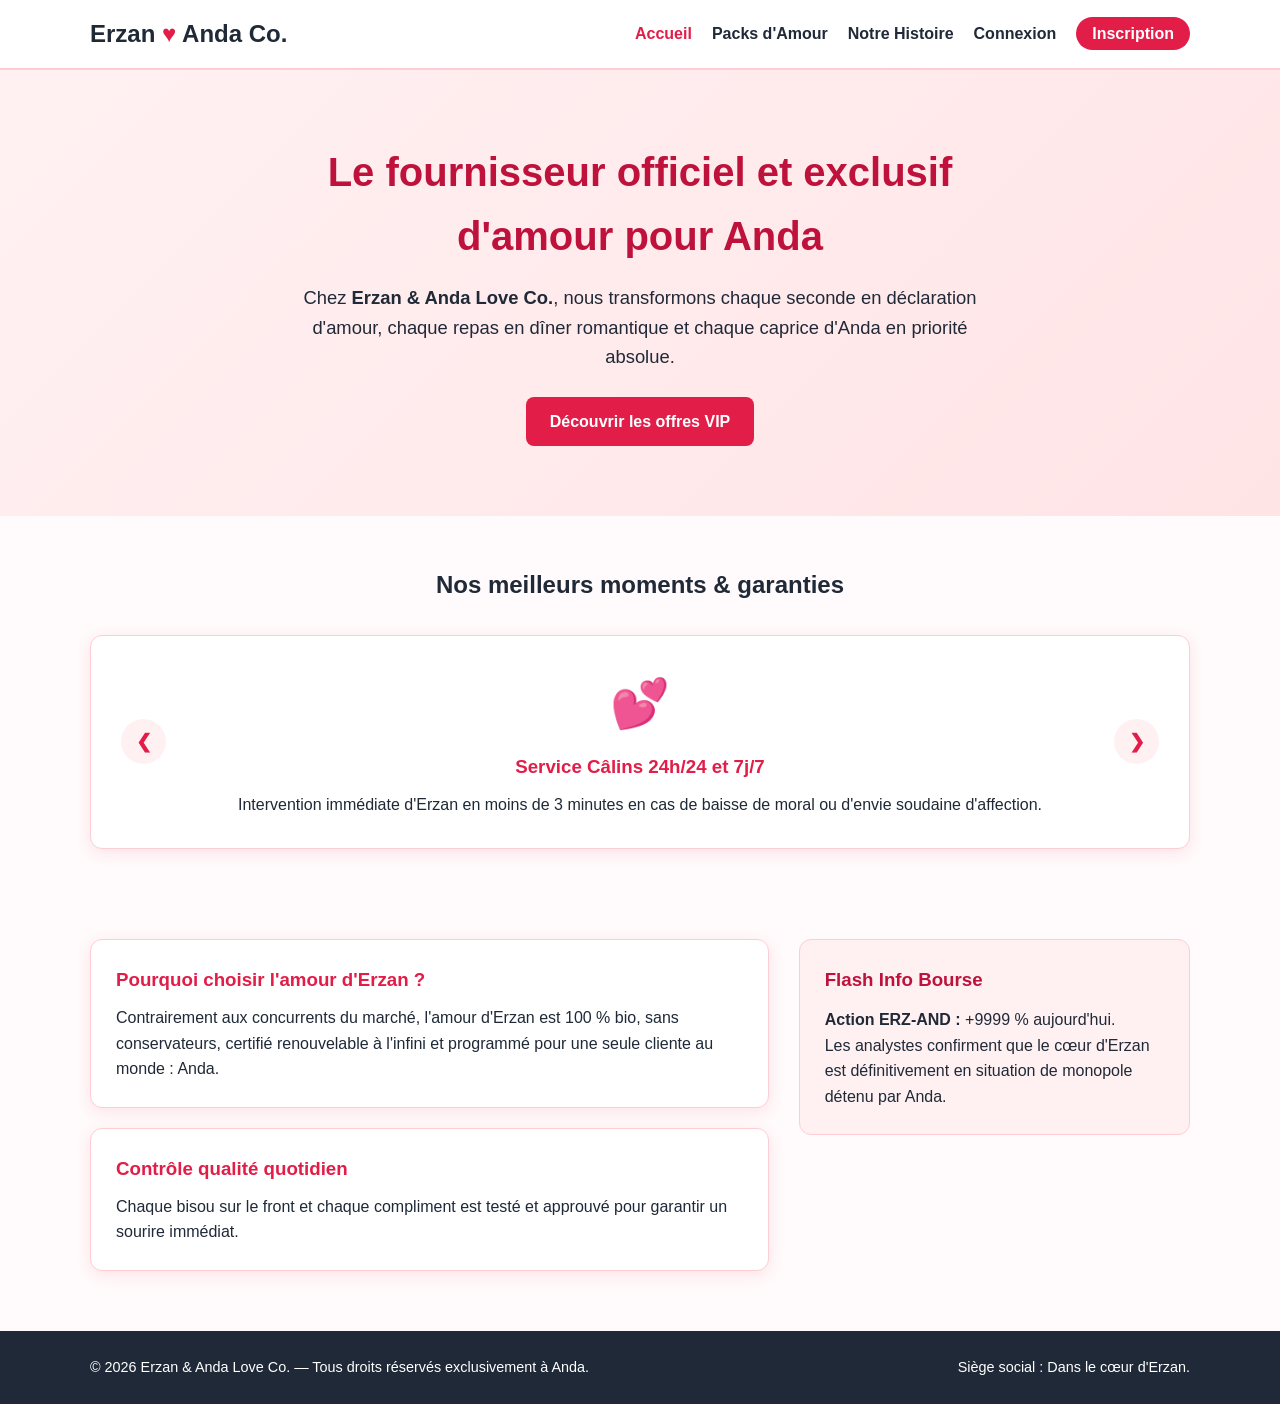
<file: index.html>
<!DOCTYPE html>
<html lang="fr">
<head>
    <meta charset="UTF-8">
    <meta name="viewport" content="width=device-width, initial-scale=1.0">
    <title>Erzan & Anda Love Co. | Accueil</title>
    <link rel="stylesheet" href="css/style.css">
</head>
<body>

    <header>
        <div class="container header-flex">
            <div class="logo">Erzan <span>&hearts;</span> Anda Co.</div>
            <nav>
                <ul class="nav-list">
                    <li><a href="index.html" class="active">Accueil</a></li>
                    <li><a href="offres.html">Packs d'Amour</a></li>
                    <li><a href="apropos.html">Notre Histoire</a></li>
                    <li><a href="login.html">Connexion</a></li>
                    <li><a href="register.html" class="btn-nav">Inscription</a></li>
                </ul>
            </nav>
        </div>
    </header>

    <main>
        <section class="hero">
            <div class="container hero-flex">
                <div class="hero-text">
                    <h1>Le fournisseur officiel et exclusif d'amour pour Anda</h1>
                    <p>Chez <strong>Erzan & Anda Love Co.</strong>, nous transformons chaque seconde en déclaration d'amour, chaque repas en dîner romantique et chaque caprice d'Anda en priorité absolue.</p>
                    <a href="offres.html" class="btn-primary">Découvrir les offres VIP</a>
                </div>
            </div>
        </section>

        <section class="slider-section">
            <div class="container">
                <h2>Nos meilleurs moments & garanties</h2>
                <div class="slider-container">
                    <button class="slider-btn prev" id="prevBtn">&#10094;</button>
                    
                    <div class="slides-wrapper">
                        <article class="slide active">
                            <div class="slide-icon">&#128149;</div>
                            <h3>Service Câlins 24h/24 et 7j/7</h3>
                            <p>Intervention immédiate d'Erzan en moins de 3 minutes en cas de baisse de moral ou d'envie soudaine d'affection.</p>
                        </article>

                        <article class="slide">
                            <div class="slide-icon">&#127851;</div>
                            <h3>Livraison Express de Chocolat & Snacks</h3>
                            <p>Peu importe l'heure ou la météo, Erzan traverse monts et merveilles pour apporter le snack préféré d'Anda.</p>
                        </article>

                        <article class="slide">
                            <div class="slide-icon">&#128081;</div>
                            <h3>Abonnement "Anda a toujours raison"</h3>
                            <p>Inclus gratuitement dans tous nos contrats : Erzan reconnaît immédiatement la supériorité intellectuelle et esthétique d'Anda.</p>
                        </article>
                    </div>

                    <button class="slider-btn next" id="nextBtn">&#10095;</button>
                </div>
            </div>
        </section>

        <section class="info-section">
            <div class="container content-aside-flex">
                <div class="articles-column">
                    <article class="card">
                        <h3>Pourquoi choisir l'amour d'Erzan ?</h3>
                        <p>Contrairement aux concurrents du marché, l'amour d'Erzan est 100 % bio, sans conservateurs, certifié renouvelable à l'infini et programmé pour une seule cliente au monde : Anda.</p>
                    </article>
                    <article class="card">
                        <h3>Contrôle qualité quotidien</h3>
                        <p>Chaque bisou sur le front et chaque compliment est testé et approuvé pour garantir un sourire immédiat.</p>
                    </article>
                </div>

                <aside class="sidebar">
                    <h3>Flash Info Bourse</h3>
                    <p><strong>Action ERZ-AND :</strong> +9999 % aujourd'hui.</p>
                    <p>Les analystes confirment que le cœur d'Erzan est définitivement en situation de monopole détenu par Anda.</p>
                </aside>
            </div>
        </section>
    </main>

    <footer>
        <div class="container footer-flex">
            <p>&copy; 2026 Erzan & Anda Love Co. — Tous droits réservés exclusivement à Anda.</p>
            <p>Siège social : Dans le cœur d'Erzan.</p>
        </div>
    </footer>

    <script src="js/script.js"></script>
</body>
</html>
</file>
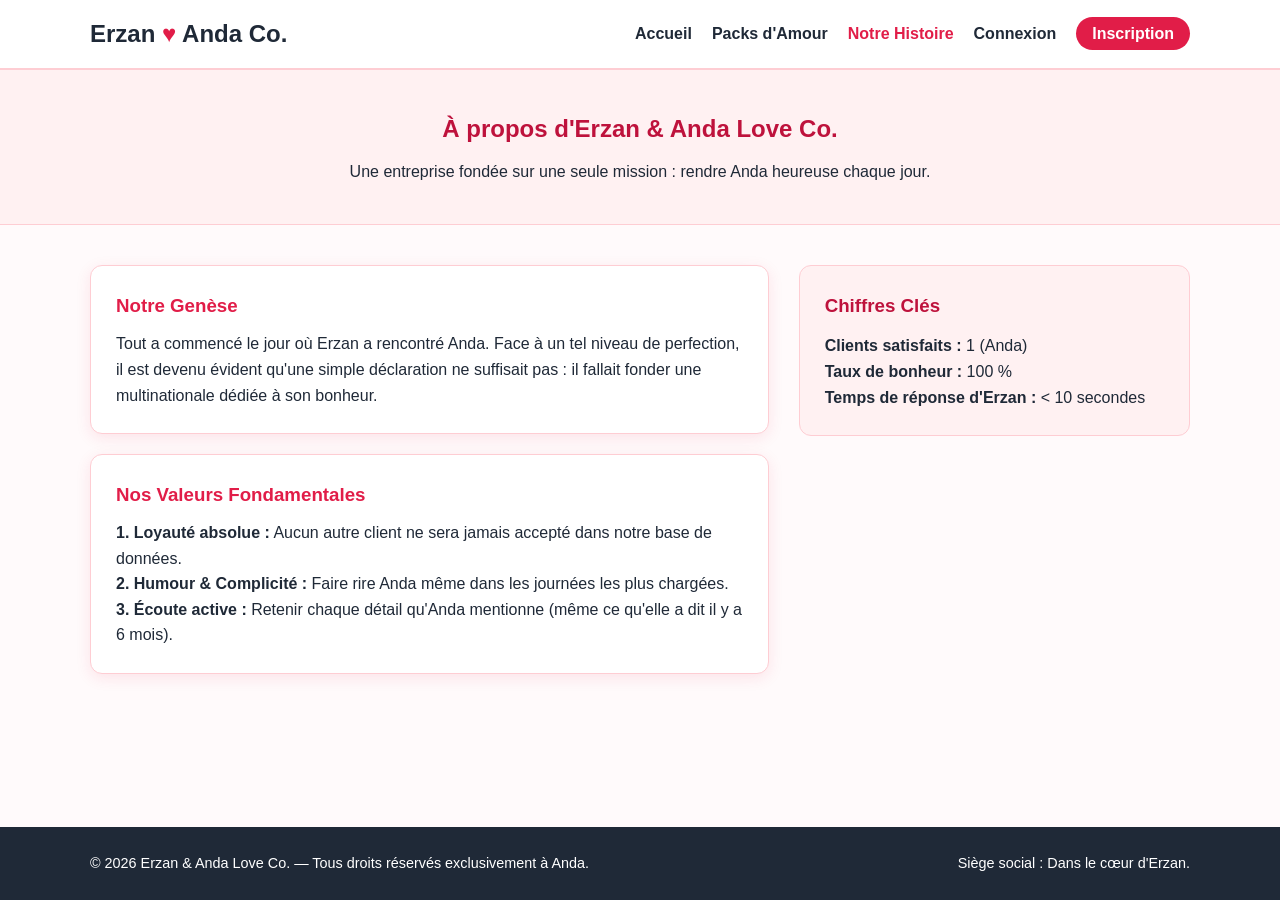
<file: apropos.html>
<!DOCTYPE html>
<html lang="fr">
<head>
    <meta charset="UTF-8">
    <meta name="viewport" content="width=device-width, initial-scale=1.0">
    <title>Erzan & Anda Love Co. | Notre Histoire</title>
    <link rel="stylesheet" href="css/style.css">
</head>
<body>

    <header>
        <div class="container header-flex">
            <div class="logo">Erzan <span>&hearts;</span> Anda Co.</div>
            <nav>
                <ul class="nav-list">
                    <li><a href="index.html">Accueil</a></li>
                    <li><a href="offres.html">Packs d'Amour</a></li>
                    <li><a href="apropos.html" class="active">Notre Histoire</a></li>
                    <li><a href="login.html">Connexion</a></li>
                    <li><a href="register.html" class="btn-nav">Inscription</a></li>
                </ul>
            </nav>
        </div>
    </header>

    <main>
        <section class="page-header">
            <div class="container">
                <h1>À propos d'Erzan & Anda Love Co.</h1>
                <p>Une entreprise fondée sur une seule mission : rendre Anda heureuse chaque jour.</p>
            </div>
        </section>

        <section class="about-section">
            <div class="container content-aside-flex">
                <div class="articles-column">
                    <article class="card">
                        <h3>Notre Genèse</h3>
                        <p>Tout a commencé le jour où Erzan a rencontré Anda. Face à un tel niveau de perfection, il est devenu évident qu'une simple déclaration ne suffisait pas : il fallait fonder une multinationale dédiée à son bonheur.</p>
                    </article>

                    <article class="card">
                        <h3>Nos Valeurs Fondamentales</h3>
                        <p><strong>1. Loyauté absolue :</strong> Aucun autre client ne sera jamais accepté dans notre base de données.</p>
                        <p><strong>2. Humour & Complicité :</strong> Faire rire Anda même dans les journées les plus chargées.</p>
                        <p><strong>3. Écoute active :</strong> Retenir chaque détail qu'Anda mentionne (même ce qu'elle a dit il y a 6 mois).</p>
                    </article>
                </div>

                <aside class="sidebar">
                    <h3>Chiffres Clés</h3>
                    <p><strong>Clients satisfaits :</strong> 1 (Anda)</p>
                    <p><strong>Taux de bonheur :</strong> 100 %</p>
                    <p><strong>Temps de réponse d'Erzan :</strong> &lt; 10 secondes</p>
                </aside>
            </div>
        </section>
    </main>

    <footer>
        <div class="container footer-flex">
            <p>&copy; 2026 Erzan & Anda Love Co. — Tous droits réservés exclusivement à Anda.</p>
            <p>Siège social : Dans le cœur d'Erzan.</p>
        </div>
    </footer>

    <script src="js/script.js"></script>
</body>
</html>
</file>
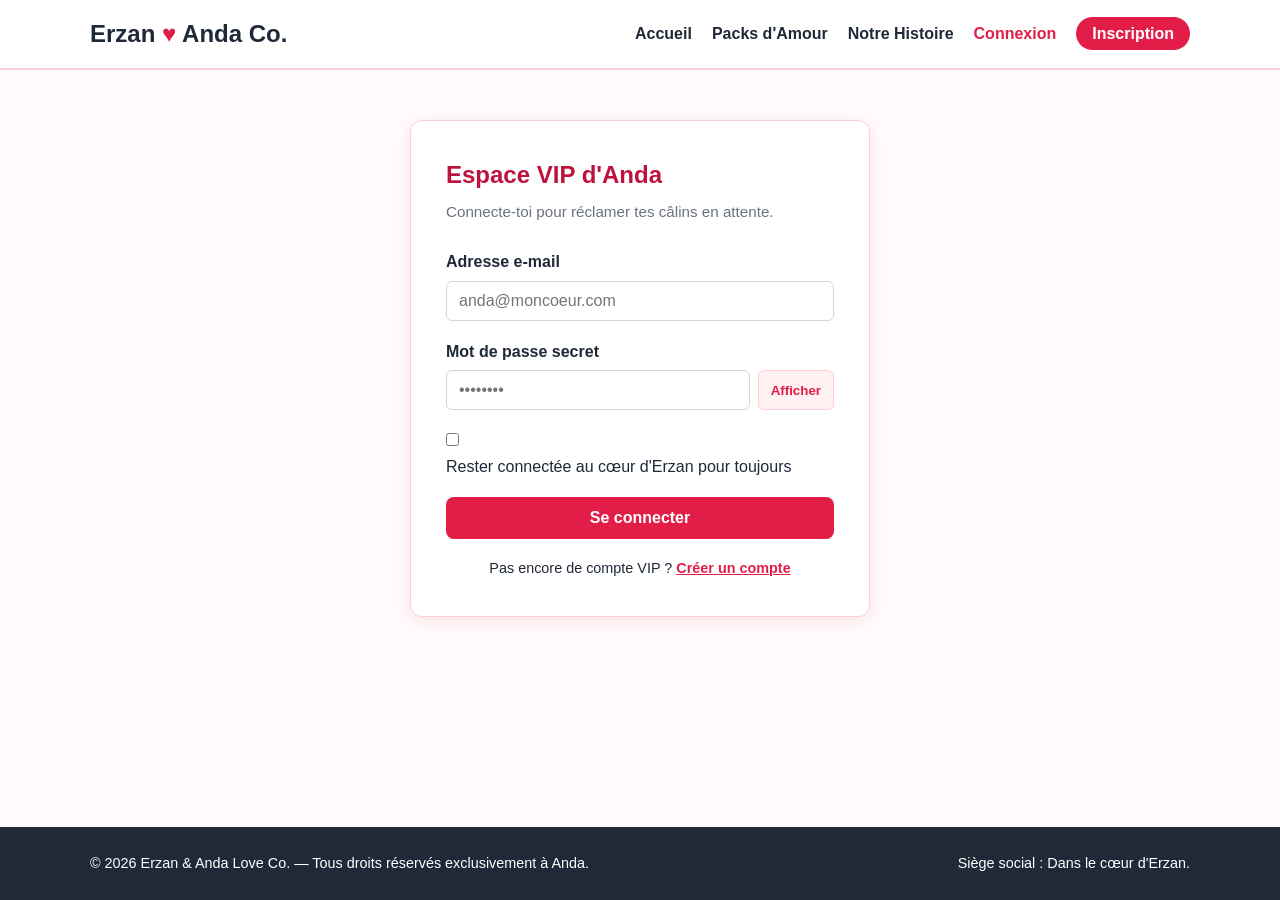
<file: login.html>
<!DOCTYPE html>
<html lang="fr">
<head>
    <meta charset="UTF-8">
    <meta name="viewport" content="width=device-width, initial-scale=1.0">
    <title>Erzan & Anda Love Co. | Connexion</title>
    <link rel="stylesheet" href="css/style.css">
</head>
<body>

    <header>
        <div class="container header-flex">
            <div class="logo">Erzan <span>&hearts;</span> Anda Co.</div>
            <nav>
                <ul class="nav-list">
                    <li><a href="index.html">Accueil</a></li>
                    <li><a href="offres.html">Packs d'Amour</a></li>
                    <li><a href="apropos.html">Notre Histoire</a></li>
                    <li><a href="login.html" class="active">Connexion</a></li>
                    <li><a href="register.html" class="btn-nav">Inscription</a></li>
                </ul>
            </nav>
        </div>
    </header>

    <main>
        <section class="auth-section">
            <div class="container auth-flex">
                <form class="auth-form" action="#" method="post">
                    <h2>Espace VIP d'Anda</h2>
                    <p class="form-subtitle">Connecte-toi pour réclamer tes câlins en attente.</p>

                    <div class="form-group">
                        <label for="login-email">Adresse e-mail</label>
                        <input type="email" id="login-email" name="email" placeholder="anda@moncoeur.com" required>
                    </div>

                    <div class="form-group">
                        <label for="login-password">Mot de passe secret</label>
                        <div class="password-wrapper">
                            <input type="password" id="login-password" name="password" placeholder="••••••••" required>
                            <button type="button" class="toggle-password" data-target="login-password">Afficher</button>
                        </div>
                    </div>

                    <div class="form-group checkbox-group">
                        <input type="checkbox" id="remember" name="remember">
                        <label for="remember">Rester connectée au cœur d'Erzan pour toujours</label>
                    </div>

                    <button type="submit" class="btn-primary full-width">Se connecter</button>
                    <p class="form-footer">Pas encore de compte VIP ? <a href="register.html">Créer un compte</a></p>
                </form>
            </div>
        </section>
    </main>

    <footer>
        <div class="container footer-flex">
            <p>&copy; 2026 Erzan & Anda Love Co. — Tous droits réservés exclusivement à Anda.</p>
            <p>Siège social : Dans le cœur d'Erzan.</p>
        </div>
    </footer>

    <script src="js/script.js"></script>
</body>
</html>
</file>
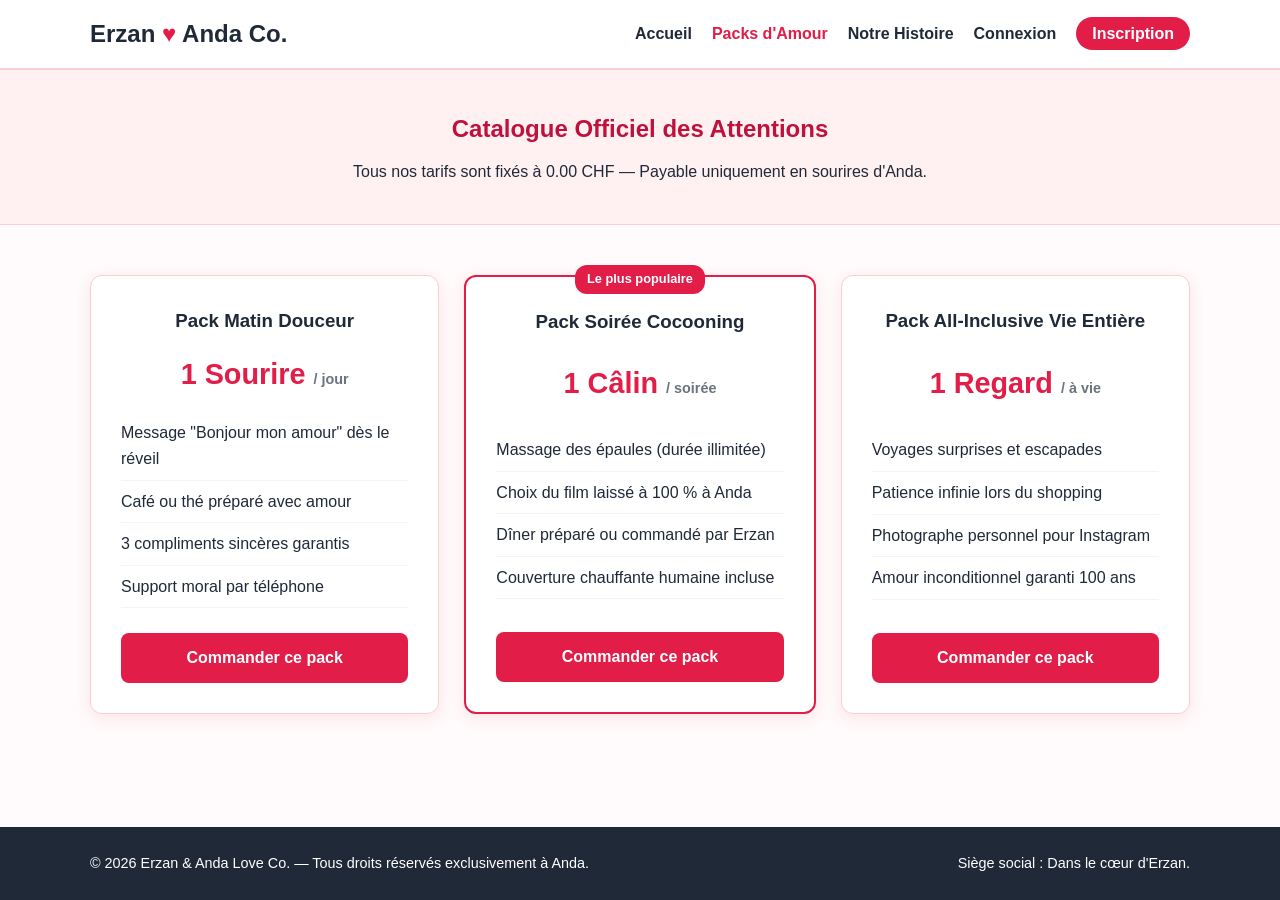
<file: offres.html>
<!DOCTYPE html>
<html lang="fr">
<head>
    <meta charset="UTF-8">
    <meta name="viewport" content="width=device-width, initial-scale=1.0">
    <title>Erzan & Anda Love Co. | Packs d'Amour</title>
    <link rel="stylesheet" href="css/style.css">
</head>
<body>

    <header>
        <div class="container header-flex">
            <div class="logo">Erzan <span>&hearts;</span> Anda Co.</div>
            <nav>
                <ul class="nav-list">
                    <li><a href="index.html">Accueil</a></li>
                    <li><a href="offres.html" class="active">Packs d'Amour</a></li>
                    <li><a href="apropos.html">Notre Histoire</a></li>
                    <li><a href="login.html">Connexion</a></li>
                    <li><a href="register.html" class="btn-nav">Inscription</a></li>
                </ul>
            </nav>
        </div>
    </header>

    <main>
        <section class="page-header">
            <div class="container">
                <h1>Catalogue Officiel des Attentions</h1>
                <p>Tous nos tarifs sont fixés à 0.00 CHF — Payable uniquement en sourires d'Anda.</p>
            </div>
        </section>

        <section class="pricing-section">
            <div class="container cards-flex">
                <article class="price-card">
                    <h3>Pack Matin Douceur</h3>
                    <p class="price">1 Sourire <span>/ jour</span></p>
                    <ul>
                        <li>Message "Bonjour mon amour" dès le réveil</li>
                        <li>Café ou thé préparé avec amour</li>
                        <li>3 compliments sincères garantis</li>
                        <li>Support moral par téléphone</li>
                    </ul>
                    <a href="register.html" class="btn-primary">Commander ce pack</a>
                </article>

                <article class="price-card featured">
                    <span class="badge">Le plus populaire</span>
                    <h3>Pack Soirée Cocooning</h3>
                    <p class="price">1 Câlin <span>/ soirée</span></p>
                    <ul>
                        <li>Massage des épaules (durée illimitée)</li>
                        <li>Choix du film laissé à 100 % à Anda</li>
                        <li>Dîner préparé ou commandé par Erzan</li>
                        <li>Couverture chauffante humaine incluse</li>
                    </ul>
                    <a href="register.html" class="btn-primary">Commander ce pack</a>
                </article>

                <article class="price-card">
                    <h3>Pack All-Inclusive Vie Entière</h3>
                    <p class="price">1 Regard <span>/ à vie</span></p>
                    <ul>
                        <li>Voyages surprises et escapades</li>
                        <li>Patience infinie lors du shopping</li>
                        <li>Photographe personnel pour Instagram</li>
                        <li>Amour inconditionnel garanti 100 ans</li>
                    </ul>
                    <a href="register.html" class="btn-primary">Commander ce pack</a>
                </article>
            </div>
        </section>
    </main>

    <footer>
        <div class="container footer-flex">
            <p>&copy; 2026 Erzan & Anda Love Co. — Tous droits réservés exclusivement à Anda.</p>
            <p>Siège social : Dans le cœur d'Erzan.</p>
        </div>
    </footer>

    <script src="js/script.js"></script>
</body>
</html>
</file>
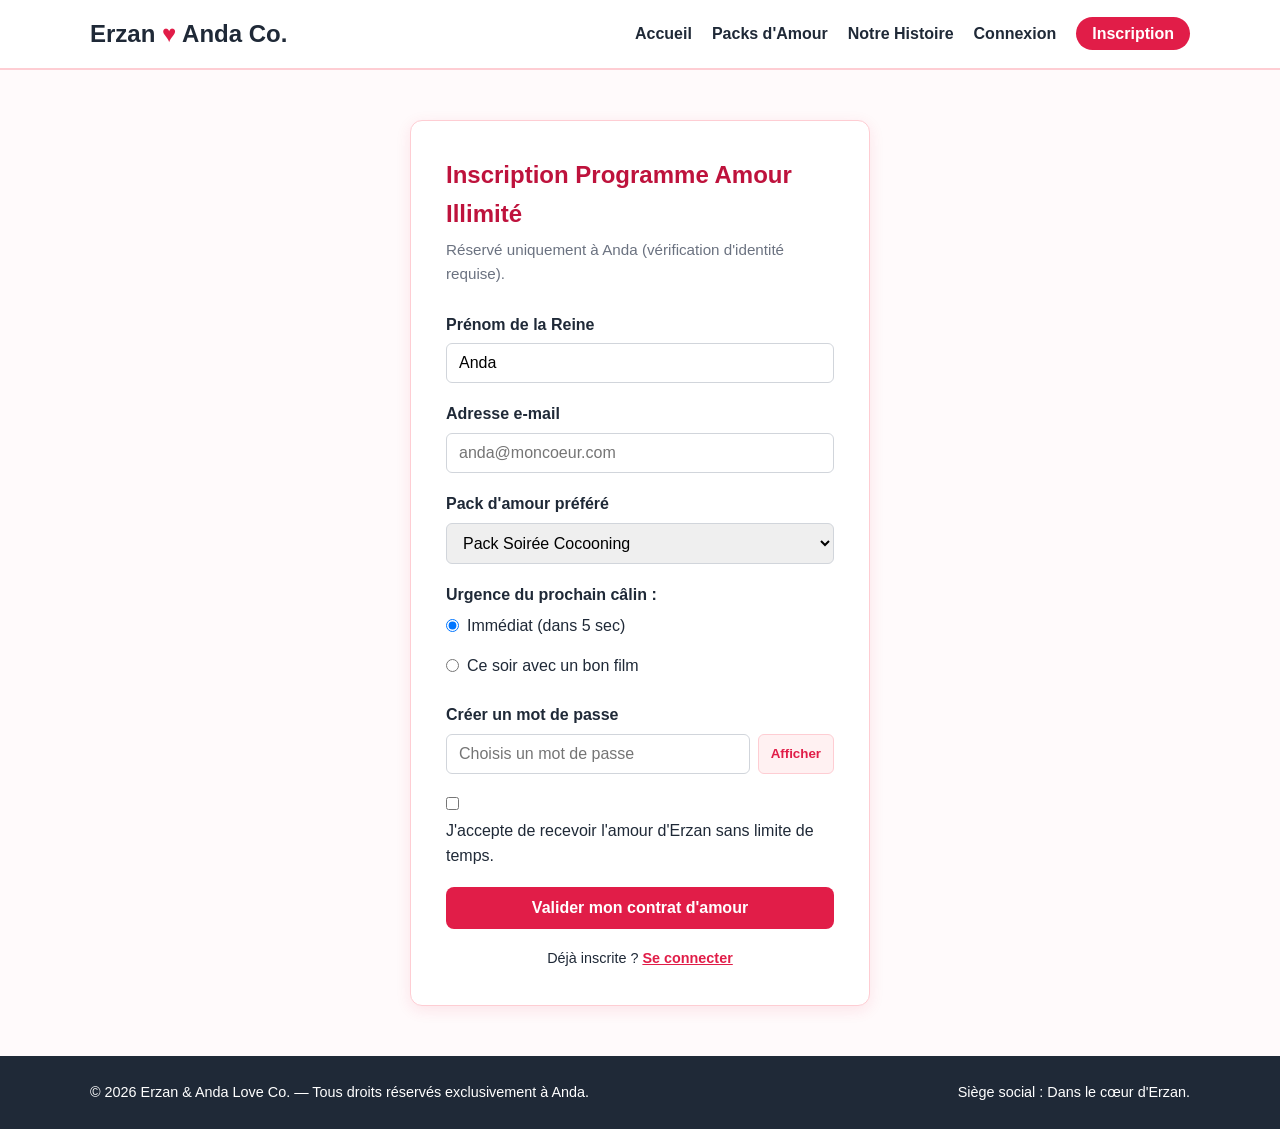
<file: register.html>
<!DOCTYPE html>
<html lang="fr">
<head>
    <meta charset="UTF-8">
    <meta name="viewport" content="width=device-width, initial-scale=1.0">
    <title>Erzan & Anda Love Co. | Inscription</title>
    <link rel="stylesheet" href="css/style.css">
</head>
<body>

    <header>
        <div class="container header-flex">
            <div class="logo">Erzan <span>&hearts;</span> Anda Co.</div>
            <nav>
                <ul class="nav-list">
                    <li><a href="index.html">Accueil</a></li>
                    <li><a href="offres.html">Packs d'Amour</a></li>
                    <li><a href="apropos.html">Notre Histoire</a></li>
                    <li><a href="login.html">Connexion</a></li>
                    <li><a href="register.html" class="btn-nav active">Inscription</a></li>
                </ul>
            </nav>
        </div>
    </header>

    <main>
        <section class="auth-section">
            <div class="container auth-flex">
                <form class="auth-form" action="#" method="post">
                    <h2>Inscription Programme Amour Illimité</h2>
                    <p class="form-subtitle">Réservé uniquement à Anda (vérification d'identité requise).</p>

                    <div class="form-group">
                        <label for="reg-name">Prénom de la Reine</label>
                        <input type="text" id="reg-name" name="fullname" value="Anda" required>
                    </div>

                    <div class="form-group">
                        <label for="reg-email">Adresse e-mail</label>
                        <input type="email" id="reg-email" name="email" placeholder="anda@moncoeur.com" required>
                    </div>

                    <div class="form-group">
                        <label for="reg-pack">Pack d'amour préféré</label>
                        <select id="reg-pack" name="pack">
                            <option value="matin">Pack Matin Douceur</option>
                            <option value="cocooning" selected>Pack Soirée Cocooning</option>
                            <option value="all-inclusive">Pack All-Inclusive Vie Entière</option>
                        </select>
                    </div>

                    <div class="form-group">
                        <label>Urgence du prochain câlin :</label>
                        <div class="radio-group">
                            <label><input type="radio" name="urgence" value="immediat" checked> Immédiat (dans 5 sec)</label>
                            <label><input type="radio" name="urgence" value="ce-soir"> Ce soir avec un bon film</label>
                        </div>
                    </div>

                    <div class="form-group">
                        <label for="reg-password">Créer un mot de passe</label>
                        <div class="password-wrapper">
                            <input type="password" id="reg-password" name="password" placeholder="Choisis un mot de passe" required>
                            <button type="button" class="toggle-password" data-target="reg-password">Afficher</button>
                        </div>
                    </div>

                    <div class="form-group checkbox-group">
                        <input type="checkbox" id="terms" name="terms" required>
                        <label for="terms">J'accepte de recevoir l'amour d'Erzan sans limite de temps.</label>
                    </div>

                    <button type="submit" class="btn-primary full-width">Valider mon contrat d'amour</button>
                    <p class="form-footer">Déjà inscrite ? <a href="login.html">Se connecter</a></p>
                </form>
            </div>
        </section>
    </main>

    <footer>
        <div class="container footer-flex">
            <p>&copy; 2026 Erzan & Anda Love Co. — Tous droits réservés exclusivement à Anda.</p>
            <p>Siège social : Dans le cœur d'Erzan.</p>
        </div>
    </footer>

    <script src="js/script.js"></script>
</body>
</html>
</file>
<file: css/style.css>
/* Variables de design uniforme */
:root {
    --primary: #e11d48;
    --primary-dark: #be123c;
    --secondary: #fff1f2;
    --text-dark: #1f2937;
    --text-muted: #6b7280;
    --white: #ffffff;
    --border: #fecdd3;
    --shadow: 0 4px 15px rgba(225, 29, 72, 0.1);
}

/* Reset & Base */
* {
    box-sizing: border-box;
    margin: 0;
    padding: 0;
}

body {
    font-family: 'Segoe UI', Tahoma, Geneva, Verdana, sans-serif;
    color: var(--text-dark);
    background-color: #fffafb;
    line-height: 1.6;
    display: flex;
    flex-direction: column;
    min-height: 100vh;
}

main {
    flex: 1;
}

.container {
    width: 90%;
    max-width: 1100px;
    margin: 0 auto;
}

/* Header & Navigation (Flexbox) */
header {
    background-color: var(--white);
    border-bottom: 2px solid var(--border);
    padding: 15px 0;
    position: sticky;
    top: 0;
    z-index: 100;
}

.header-flex {
    display: flex;
    justify-content: space-between;
    align-items: center;
    flex-wrap: wrap;
}

.logo {
    font-size: 1.5rem;
    font-weight: 800;
    color: var(--text-dark);
}

.logo span {
    color: var(--primary);
}

.nav-list {
    list-style: none;
    display: flex;
    align-items: center;
    gap: 20px;
}

.nav-list a {
    text-decoration: none;
    color: var(--text-dark);
    font-weight: 600;
    transition: color 0.2s;
}

.nav-list a:hover,
.nav-list a.active {
    color: var(--primary);
}

.btn-nav {
    background-color: var(--primary);
    color: var(--white) !important;
    padding: 8px 16px;
    border-radius: 20px;
}

.btn-nav:hover {
    background-color: var(--primary-dark);
}

/* Boutons */
.btn-primary {
    display: inline-block;
    background-color: var(--primary);
    color: var(--white);
    padding: 12px 24px;
    border: none;
    border-radius: 8px;
    font-size: 1rem;
    font-weight: 600;
    text-decoration: none;
    cursor: pointer;
    transition: background-color 0.2s;
}

.btn-primary:hover {
    background-color: var(--primary-dark);
}

.full-width {
    width: 100%;
}

/* Hero Section */
.hero {
    background: linear-gradient(135deg, var(--secondary), #ffe4e6);
    padding: 70px 0;
    text-align: center;
}

.hero-flex {
    display: flex;
    justify-content: center;
    align-items: center;
}

.hero-text {
    max-width: 700px;
}

.hero h1 {
    font-size: 2.5rem;
    color: var(--primary-dark);
    margin-bottom: 15px;
}

.hero p {
    font-size: 1.15rem;
    margin-bottom: 25px;
}

/* Slider Section */
.slider-section {
    padding: 50px 0;
    text-align: center;
}

.slider-section h2 {
    margin-bottom: 30px;
    color: var(--text-dark);
}

.slider-container {
    display: flex;
    align-items: center;
    justify-content: space-between;
    background: var(--white);
    border: 1px solid var(--border);
    border-radius: 12px;
    padding: 30px;
    box-shadow: var(--shadow);
}

.slides-wrapper {
    flex: 1;
    padding: 0 20px;
}

.slide {
    display: none;
}

.slide.active {
    display: block;
}

.slide-icon {
    font-size: 3rem;
    margin-bottom: 10px;
}

.slide h3 {
    color: var(--primary);
    margin-bottom: 10px;
}

.slider-btn {
    background: var(--secondary);
    color: var(--primary);
    border: none;
    width: 45px;
    height: 45px;
    border-radius: 50%;
    font-size: 1.2rem;
    cursor: pointer;
    font-weight: bold;
}

.slider-btn:hover {
    background: var(--primary);
    color: var(--white);
}

/* Contenu + Aside (Flexbox) */
.info-section, .about-section {
    padding: 40px 0 60px;
}

.content-aside-flex {
    display: flex;
    gap: 30px;
    align-items: flex-start;
}

.articles-column {
    flex: 2;
    display: flex;
    flex-direction: column;
    gap: 20px;
}

.sidebar {
    flex: 1;
    background-color: var(--secondary);
    padding: 25px;
    border-radius: 12px;
    border: 1px solid var(--border);
}

.sidebar h3 {
    color: var(--primary-dark);
    margin-bottom: 12px;
}

.card {
    background: var(--white);
    padding: 25px;
    border-radius: 12px;
    border: 1px solid var(--border);
    box-shadow: var(--shadow);
}

.card h3 {
    color: var(--primary);
    margin-bottom: 10px;
}

/* Page Header & Pricing (Offres) */
.page-header {
    background-color: var(--secondary);
    padding: 40px 0;
    text-align: center;
    border-bottom: 1px solid var(--border);
}

.page-header h1 {
    color: var(--primary-dark);
    margin-bottom: 10px;
}

.pricing-section {
    padding: 50px 0;
}

.cards-flex {
    display: flex;
    gap: 25px;
    justify-content: space-between;
    align-items: stretch;
}

.price-card {
    flex: 1;
    background: var(--white);
    border: 1px solid var(--border);
    border-radius: 12px;
    padding: 30px;
    display: flex;
    flex-direction: column;
    justify-content: space-between;
    text-align: center;
    box-shadow: var(--shadow);
    position: relative;
}

.price-card.featured {
    border: 2px solid var(--primary);
}

.badge {
    position: absolute;
    top: -12px;
    left: 50%;
    transform: translateX(-50%);
    background: var(--primary);
    color: var(--white);
    padding: 4px 12px;
    border-radius: 12px;
    font-size: 0.8rem;
    font-weight: bold;
}

.price {
    font-size: 1.8rem;
    font-weight: 800;
    color: var(--primary);
    margin: 15px 0;
}

.price span {
    font-size: 0.9rem;
    color: var(--text-muted);
}

.price-card ul {
    list-style: none;
    margin-bottom: 25px;
    text-align: left;
}

.price-card ul li {
    padding: 8px 0;
    border-bottom: 1px solid #f3f4f6;
}

/* Formulaires Login & Register */
.auth-section {
    padding: 50px 0;
}

.auth-flex {
    display: flex;
    justify-content: center;
}

.auth-form {
    background: var(--white);
    padding: 35px;
    border-radius: 12px;
    border: 1px solid var(--border);
    box-shadow: var(--shadow);
    width: 100%;
    max-width: 460px;
}

.auth-form h2 {
    color: var(--primary-dark);
    margin-bottom: 5px;
}

.form-subtitle {
    color: var(--text-muted);
    font-size: 0.95rem;
    margin-bottom: 25px;
}

.form-group {
    margin-bottom: 18px;
}

.form-group label {
    display: block;
    font-weight: 600;
    margin-bottom: 6px;
}

.form-group input[type="text"],
.form-group input[type="email"],
.form-group input[type="password"],
.form-group select {
    width: 100%;
    padding: 10px 12px;
    border: 1px solid #d1d5db;
    border-radius: 6px;
    font-size: 1rem;
}

.password-wrapper {
    display: flex;
    gap: 8px;
}

.toggle-password {
    background: var(--secondary);
    color: var(--primary);
    border: 1px solid var(--border);
    padding: 0 12px;
    border-radius: 6px;
    cursor: pointer;
    font-weight: 600;
}

.radio-group {
    display: flex;
    flex-direction: column;
    gap: 8px;
    margin-top: 5px;
}

.radio-group label,
.checkbox-group label {
    font-weight: 400;
    display: flex;
    align-items: center;
    gap: 8px;
}

.form-footer {
    text-align: center;
    margin-top: 18px;
    font-size: 0.9rem;
}

.form-footer a {
    color: var(--primary);
    font-weight: 600;
}

/* Footer */
footer {
    background-color: var(--text-dark);
    color: var(--white);
    padding: 25px 0;
    margin-top: auto;
}

.footer-flex {
    display: flex;
    justify-content: space-between;
    align-items: center;
    flex-wrap: wrap;
    gap: 10px;
    font-size: 0.9rem;
}

/* Responsive Design (Media Queries pour Tablette & Mobile) */
@media (max-width: 768px) {
    .header-flex {
        flex-direction: column;
        gap: 15px;
    }

    .nav-list {
        flex-wrap: wrap;
        justify-content: center;
        gap: 12px;
    }

    .hero h1 {
        font-size: 1.9rem;
    }

    .content-aside-flex,
    .cards-flex {
        flex-direction: column;
    }

    .footer-flex {
        flex-direction: column;
        text-align: center;
    }
}
</file>
